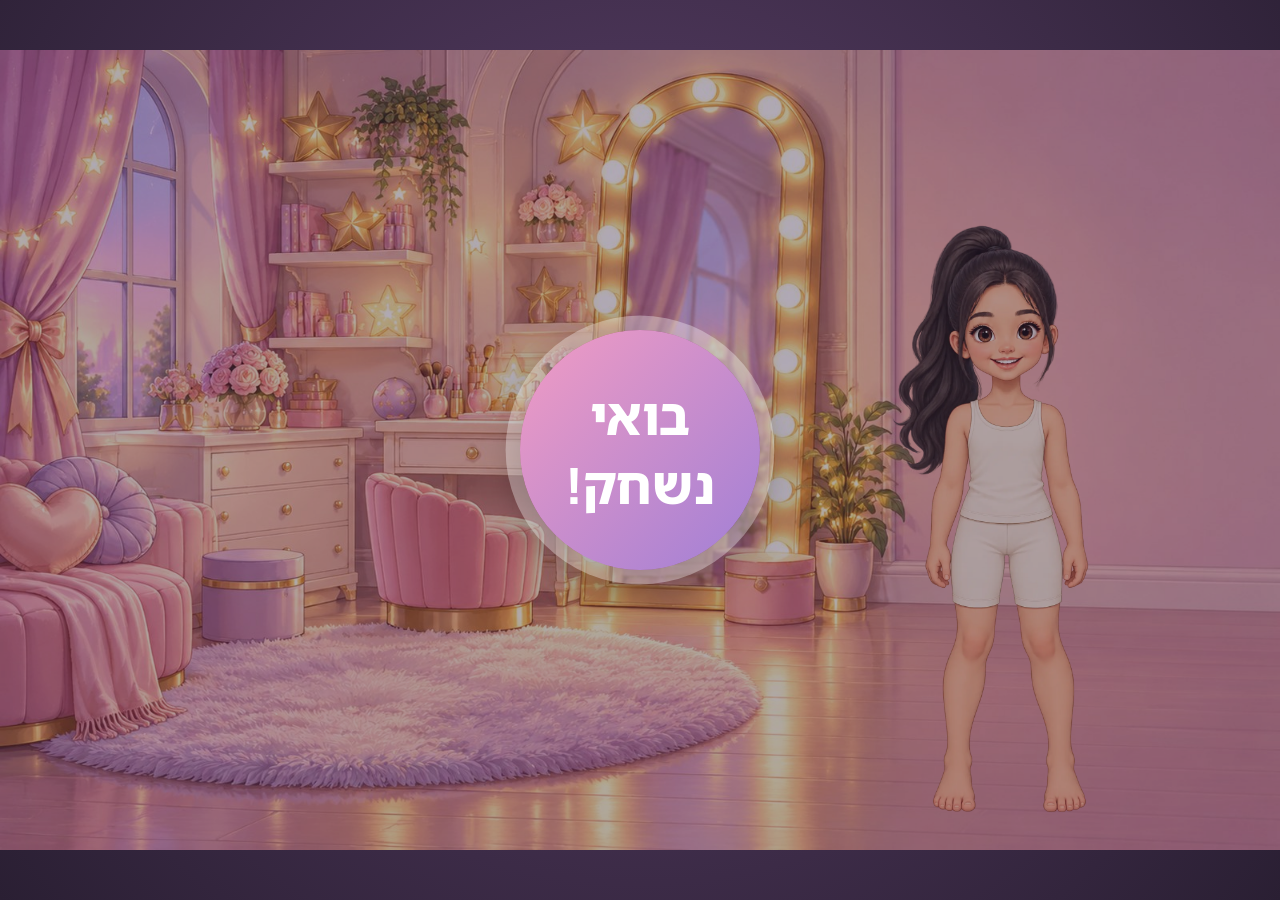
<file: index.html>
<!doctype html>
<html lang="he" dir="rtl">
<head>
<meta charset="utf-8">
<meta name="viewport" content="width=device-width,initial-scale=1,viewport-fit=cover,user-scalable=no">
<meta name="apple-mobile-web-app-capable" content="yes">
<meta name="mobile-web-app-capable" content="yes">
<meta name="theme-color" content="#5a3f68">
<title>כוכבות קוראות</title>
<link rel="stylesheet" href="css/game.css">
</head>
<body>
<div id="viewport"><div id="stage"></div></div>
<div id="rotate">↻ במסך לרוחב המשחק גדול יותר</div>
<script src="js/letters.js"></script>
<script src="js/content.js"></script>
<script src="js/audio.js"></script>
<script src="js/game.js"></script>
<script src="js/monsters.js"></script>
</body>
</html>
</file>
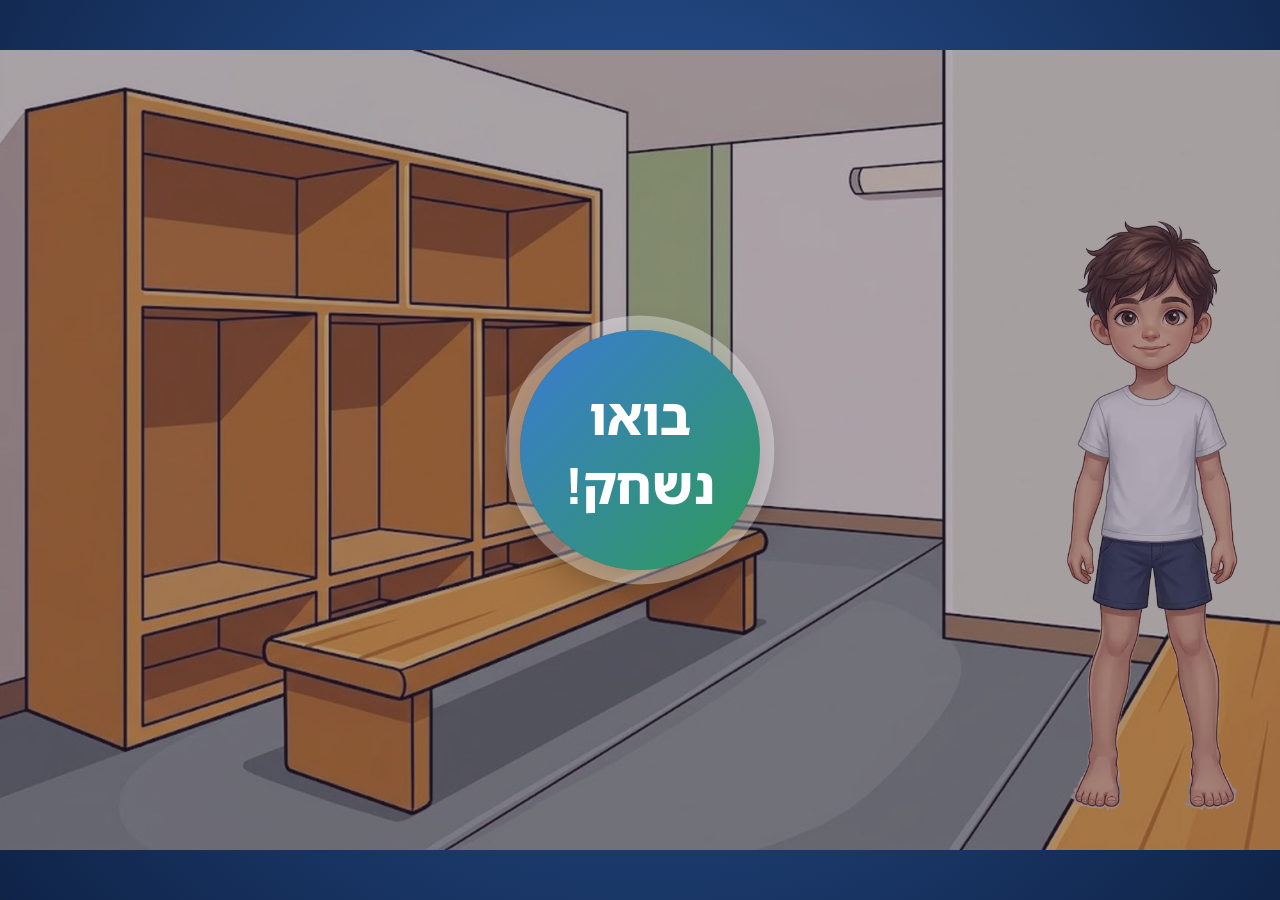
<file: football/index.html>
<!doctype html>
<html lang="he" dir="rtl">
<head>
<meta charset="utf-8">
<meta name="viewport" content="width=device-width,initial-scale=1,viewport-fit=cover,user-scalable=no">
<meta name="apple-mobile-web-app-capable" content="yes">
<meta name="mobile-web-app-capable" content="yes">
<meta name="theme-color" content="#173a7a">
<title>כוכבי הכדורגל</title>
<!-- every path in the game is from the site root, so both games share fonts, words, letters and recordings -->
<base href="../">
<link rel="stylesheet" href="css/game.css">
<link rel="stylesheet" href="football/football.css">
</head>
<body class="football">
<div id="viewport"><div id="stage"></div></div>
<div id="rotate">↻ במסך לרוחב המשחק גדול יותר</div>
<script src="js/letters.js"></script>
<script src="football/data.js"></script>
<script src="football/content.js"></script>
<script src="js/audio.js"></script>
<script src="js/game.js"></script>
<script src="football/penalty.js"></script>
</body>
</html>
</file>
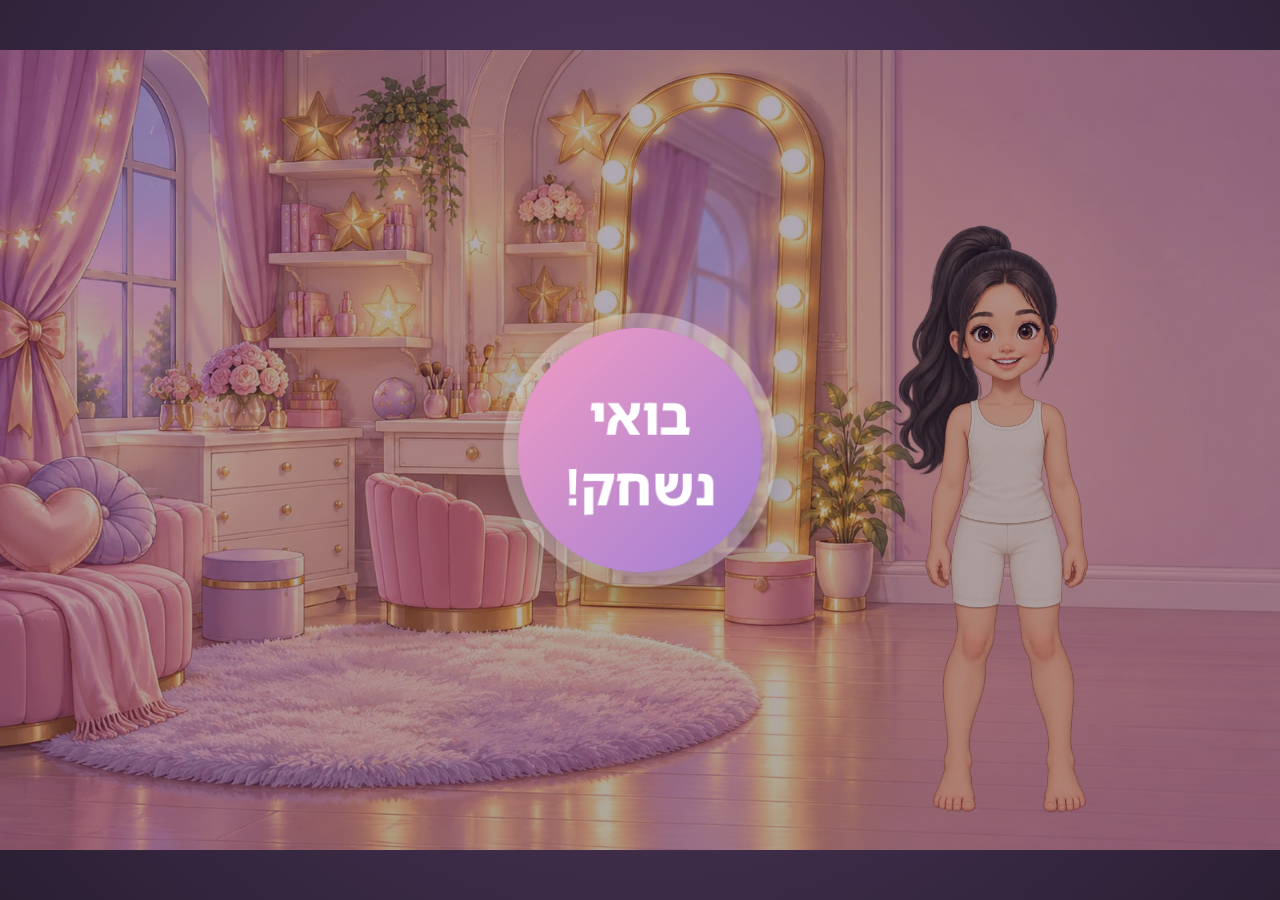
<file: mamlakhat-haotiyot-prototype.html>
<!doctype html><html lang="he" dir="rtl"><head><meta charset="utf-8"><meta http-equiv="refresh" content="0;url=index.html"><title>כוכבות קוראות</title></head><body><a href="index.html">המשחק עבר לכאן</a></body></html>
</file>
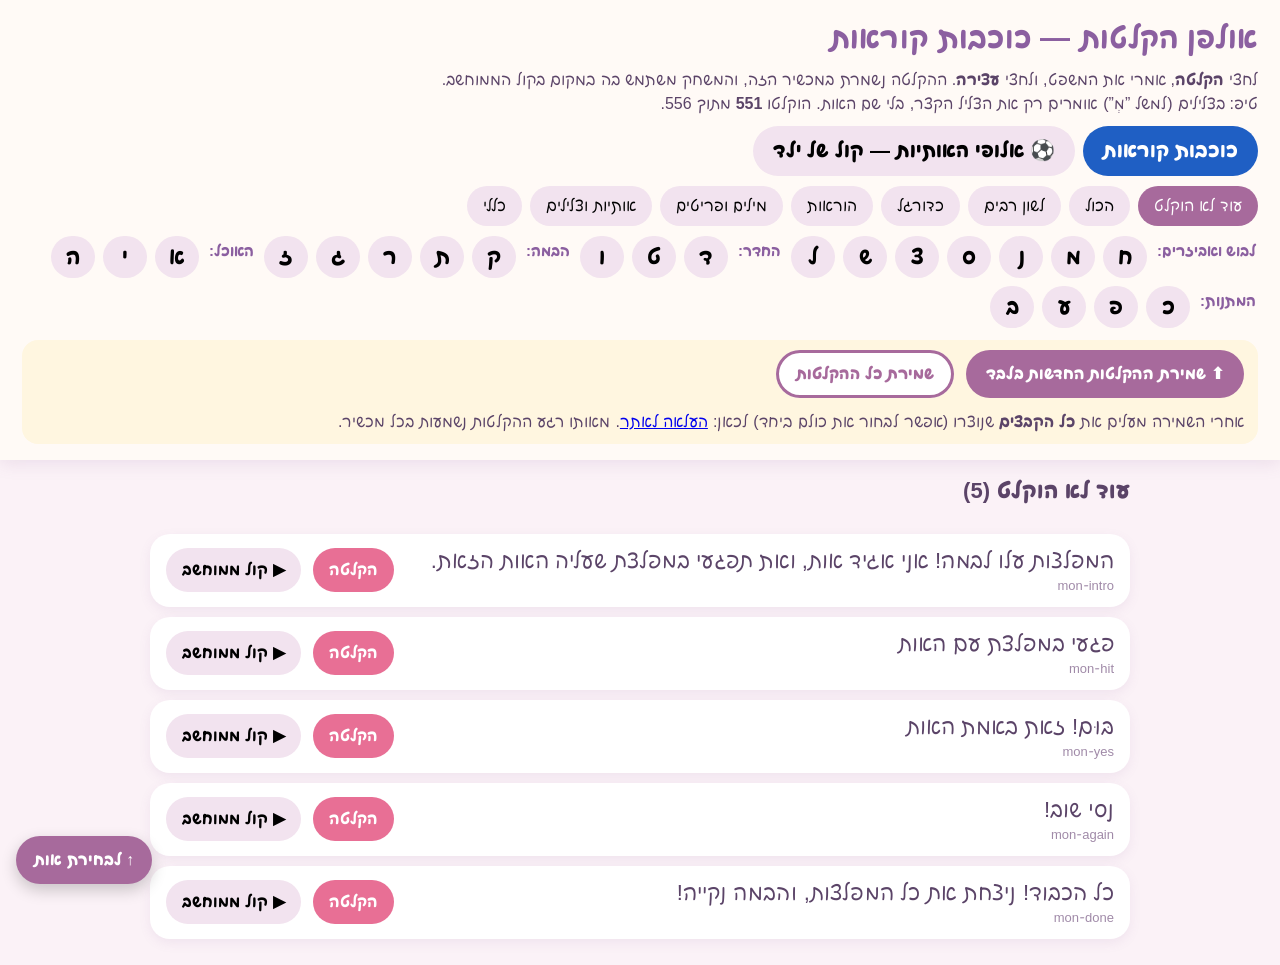
<file: studio.html>
<!doctype html>
<html lang="he" dir="rtl">
<head>
<meta charset="utf-8"><meta name="viewport" content="width=device-width,initial-scale=1">
<title>אולפן הקלטות</title>
<style>
@font-face{font-family:'Playful Hebrew';src:url('assets/fonts/playpen-sans-hebrew.woff2') format('woff2');font-weight:100 900}
body{margin:0;font-family:'Playful Hebrew',Arial,sans-serif;background:#fbf2f7;color:#5b4468}
header{position:relative;background:#fffaf6;box-shadow:0 4px 16px #8d5f9f22;padding:16px 22px;z-index:2}
h1{margin:0;font-size:30px;color:#8b5fa0}
header p{margin:6px 0 0;line-height:1.5}
.filters{display:flex;gap:8px;flex-wrap:wrap;margin-top:10px}
.filters button{border:0;border-radius:999px;padding:8px 16px;background:#f2e3ef;font:inherit;cursor:pointer}
.filters button.on{background:#a76a9c;color:#fff}
.letters button{min-width:44px;font-size:22px;font-weight:700;padding:4px 12px}.letters .world{background:none;cursor:default;font-size:15px;font-weight:700;color:#8b5fa0;padding:4px 2px}
main{max-width:980px;margin:0 auto;padding:16px}
.line{display:flex;align-items:center;gap:12px;background:#fff;border-radius:20px;padding:12px 16px;margin:10px 0;box-shadow:0 4px 12px #8d5f9f18}
.line .t{flex:1;font-size:22px;line-height:1.4}
.line small{display:block;color:#a08aa8;font-size:13px;direction:ltr;text-align:right}
.line button{border:0;border-radius:999px;padding:10px 16px;font:inherit;font-weight:700;cursor:pointer;background:#f2e3ef}
.rec{background:#e86f95!important;color:#fff}
.rec.on{animation:p 1s infinite}
.has{box-shadow:inset 0 0 0 3px #66b99e}
.modes button{font-size:20px;font-weight:800;padding:10px 20px}.modes button.on{background:#1f5fc4}.boy h1{color:#1f5fc4}
.count{font-weight:800}
.top-btn{position:fixed;left:16px;bottom:16px;z-index:5;border:0;border-radius:999px;padding:12px 18px;font:inherit;font-weight:800;background:#a76a9c;color:#fff;box-shadow:0 6px 16px #0003;cursor:pointer}
.boy .top-btn{background:#1f5fc4}
.list-title{max-width:980px;margin:14px auto 0;padding:0 16px;font-size:22px;font-weight:800}
@media (max-width:700px){h1{font-size:24px}header{padding:12px 14px}.filters button{padding:6px 12px;font-size:15px}.letters button{min-width:38px;font-size:19px;padding:2px 8px}.line{flex-wrap:wrap}.line .t{flex-basis:100%;font-size:20px}}.sync{display:flex;gap:12px;align-items:center;flex-wrap:wrap;margin-top:12px;background:#fff6e0;border-radius:16px;padding:10px 14px}.sync .big{border:0;border-radius:999px;padding:12px 20px;font:inherit;font-weight:800;background:#a76a9c;color:#fff;cursor:pointer}.site{color:#3c9b7a;font-size:14px;font-weight:700}
@keyframes p{50%{opacity:.5}}
</style>
</head>
<body>
<header><h1>אולפן הקלטות — כוכבות קוראות</h1>
<p>לחצי <b>הקלטה</b>, אמרי את המשפט, ולחצי <b>עצירה</b>. ההקלטה נשמרת במכשיר הזה, והמשחק משתמש בה במקום בקול הממוחשב.<br>
טיפ: בצלילים (למשל ”מְ”) אומרים רק את הצליל הקצר, בלי שם האות. הוקלטו <span class="count" id="count">0</span> מתוך <span id="total"></span>.</p>
<div class="filters modes" id="modes"></div>
<div class="filters" id="filters"></div>
<div class="filters letters" id="letters"></div>
<div class="sync"><button class="big" onclick="exportNew()">⬆ שמירת ההקלטות החדשות בלבד</button><button class="big" style="background:#fff;color:#a76a9c;box-shadow:inset 0 0 0 3px #a76a9c" onclick="exportAll()">שמירת כל ההקלטות</button>
<span id="expInfo">אחרי השמירה מעלים את <b>כל הקבצים</b> שנוצרו (אפשר לבחור את כולם ביחד) לכאן: <a href="https://github.com/sigalplay/kochavot-korot/upload/main/audio" target="_blank" rel="noopener">העלאה לאתר</a>. מאותו רגע ההקלטות נשמעות בכל מכשיר.</span></div></header>
<div class="list-title" id="listTitle"></div>
<main id="list"></main>
<button class="top-btn" onclick="scrollTo({top:0,behavior:'smooth'})">↑ לבחירת אות</button>
<script>var AUDIO_SESSION_TYPE = 'play-and-record';</script>
<script src="js/letters.js"></script>
<script src="js/content.js"></script>
<script src="football/data.js"></script>
<script src="js/audio.js"></script>
<script>
Object.assign(LINES, FB.lines()); // the football game's own lines (אלופי האותיות)
/* Two voices: the girls' game (her voice) and אלופי האותיות, recorded by a boy. The boy's recordings are saved
   under 'boy/<id>' so they never replace hers; the list shows only the lines the football game says. */
const BOY = FB.voice(buildSharedLines(), buildPluralLines());
let mode = 'girl';
try { if (localStorage.getItem('studio-mode') === 'boy') mode = 'boy'; } catch {}
const recKey = id => mode === 'boy' ? 'boy/' + id : id;       // where a recording is saved
const ids = () => mode === 'boy' ? BOY.ids : Object.keys(LINES);
const text = id => (mode === 'boy' ? BOY.lines : LINES)[id][0];
const bare = id => id.replace(/^(pl|fb)\//, '');                // 'pl/words-mem' groups with 'words-mem'
function setMode(m) { mode = m; filter = 'עוד לא הוקלט'; try { localStorage.setItem('studio-mode', m); } catch {} refresh(); }
const groups={'עוד לא הוקלט':id=>!have.has(recKey(id))&&!Voice.bundle()[recKey(id)],'הכול':()=>true,
  'לשון רבים':id=>mode==='girl'&&id.startsWith('pl/'),'כדורגל':id=>mode==='girl'&&id.startsWith('fb/'),
  'הוראות':id=>/^(open|words|hunt|write|write2|done|yes)-/.test(bare(id)),'מילים ופריטים':id=>/^(w|i)-/.test(bare(id)),'אותיות וצלילים':id=>/^(name|sound|letter)-/.test(bare(id)),
  'כללי':id=>!/^(open|words|hunt|write|write2|done|yes|name|sound|w|i|letter)-/.test(bare(id))&&(mode==='boy'||!/^(pl|fb)\//.test(id))};
let filter='עוד לא הוקלט',have=new Set(),rec=null;
async function refresh(){have=new Set(await Voice.listClips()||[]);document.getElementById('count').textContent=ids().filter(k=>have.has(recKey(k))||Voice.bundle()[recKey(k)]).length;render()}
function letterIds(lk){
  const u=(mode==='boy'?FB.UNITS:UNITS).find(x=>x.key===lk),all=ids(),out=new Set(all.filter(id=>bare(id).endsWith('-'+u.key)&&!/^(w|i|letter)-/.test(bare(id))));
  out.add('letter-'+LETTER_KEYS[u.letter]);[...u.words,...u.wrong].forEach(w=>out.add('w-'+w));
  if(mode==='boy')u.options.forEach(k=>(BOY.alias['i-'+k]||[]).forEach(i=>out.add(i)));else u.options.forEach(k=>out.add('i-'+k));
  if(mode==='girl')for(const id of [...out])if(LINES['pl/'+id])out.add('pl/'+id);
  return new Set([...out].filter(id=>all.includes(id)));
}
function choose(f){filter=f;render();document.getElementById('listTitle').scrollIntoView({behavior:'smooth'})}
const pred=f=>f.startsWith('L:')?(s=>id=>s.has(id))(letterIds(f.slice(2))):groups[f];
function render(){
  document.body.classList.toggle('boy',mode==='boy');
  document.querySelector('h1').textContent=mode==='boy'?'אולפן הקלטות — אלופי האותיות (קול של ילד)':'אולפן הקלטות — כוכבות קוראות';
  document.getElementById('modes').innerHTML=`<button class="${mode==='girl'?'on':''}" onclick="setMode('girl')">כוכבות קוראות</button><button class="${mode==='boy'?'on':''}" onclick="setMode('boy')">⚽ אלופי האותיות — קול של ילד</button>`;
  document.getElementById('total').textContent=ids().length;
  document.getElementById('filters').innerHTML=Object.keys(groups).filter(g=>mode==='girl'||!['לשון רבים','כדורגל'].includes(g)).map(g=>`<button class="${g===filter?'on':''}" onclick="choose('${g}')">${g}</button>`).join('');
  const W_=mode==='boy'?FB.WORLDS:WORLDS,U_=w=>(mode==='boy'?FB.UNITS:UNITS).filter(u=>u.world===w);
  document.getElementById('letters').innerHTML=W_.map(w=>`<span class="world">${w.title}:</span>`+U_(w.key).map(u=>`<button class="${filter==='L:'+u.key?'on':''}" onclick="choose('L:${u.key}')">${u.letter}</button>`).join('')).join('');
  const shown=ids().filter(id=>pred(filter)(id));
  document.getElementById('listTitle').textContent=filter.startsWith('L:')?`משפטים לאות ${(mode==='boy'?FB.UNITS:UNITS).find(u=>u.key===filter.slice(2)).letter}׳ (${shown.length})`:`${filter} (${shown.length})`;
  document.getElementById('list').innerHTML=ids().filter(id=>pred(filter)(id)).map(id=>{const k=recKey(id),site=Voice.bundle()[k];return `<div class="line ${have.has(k)?'has':''}" id="L-${k}"><div class="t">${text(id)}<small>${k}</small>${site?'<span class="site">✓ באתר</span>':''}</div>
   <button class="rec" onclick="toggle('${k}',this)">הקלטה</button>${have.has(k)?`<button onclick="play('${k}')">▶ השמעה</button><button onclick="download('${k}')">הורדה</button><button onclick="del('${k}')">מחיקה</button>`:site?`<button onclick="Voice.playUrl(Voice.bundle()['${k}'])">▶ ההקלטה שבאתר</button>`:`<button onclick="Voice.say('${id}')">▶ קול ממוחשב</button>`}</div>`}).join('');
}
async function toggle(id,btn){
  if(rec){try{rec.stop()}catch{rec=null;refresh()}return}
  try{if(navigator.audioSession)navigator.audioSession.type='play-and-record'}catch{}
  let stream;
  try{stream=await navigator.mediaDevices.getUserMedia({audio:{echoCancellation:true,noiseSuppression:true}})}
  catch(e){alert('אין גישה למיקרופון.\n'+(e&&e.name==='NotAllowedError'?'צריך לאשר מיקרופון בהגדרות הדפדפן ולרענן את הדף.':'('+(e&&(e.name||e.message))+')'));return}
  let r;
  try{r=new MediaRecorder(stream)}catch(e){stream.getTracks().forEach(t=>t.stop());alert('הדפדפן הזה לא מצליח להקליט ('+(e&&(e.name||e.message))+'). נסי בספארי או בכרום.');return}
  const chunks=[];rec=r;btn.classList.add('on');btn.textContent='עצירה';
  r.ondataavailable=e=>{if(e.data&&e.data.size)chunks.push(e.data)};
  r.onstop=async()=>{stream.getTracks().forEach(t=>t.stop());rec=null;
    if(!chunks.length){alert('ההקלטה יצאה ריקה. נסי שוב.');refresh();return}
    await Voice.putClip(id,new Blob(chunks,{type:r.mimeType||'audio/mp4'}));await refresh();play(id)};
  try{r.start(250)}catch(e){rec=null;stream.getTracks().forEach(t=>t.stop());alert('לא הצלחתי להתחיל להקליט ('+(e&&(e.name||e.message))+').');refresh()}
}
async function play(id){const b=await Voice.getClip(id);if(b){const u=URL.createObjectURL(b);await Voice.playUrl(u);URL.revokeObjectURL(u)}}
async function del(id){await Voice.delClip(id);refresh()}
async function download(id){const b=await Voice.getClip(id);if(!b)return;const a=document.createElement('a');a.href=URL.createObjectURL(b);a.download=id+(b.type.includes('mp4')?'.m4a':'.webm');a.click()}
// one file with every recording (the ones already on the site + the ones on this device), ready to upload
// every recording (the ones already on the site + the ones on this device), split into small files GitHub accepts
// what was recorded on this device and is not on the site yet (or was recorded again), as a data URL per id
async function deviceNew(){
  const out={},ids=await Voice.listClips()||[],site=Voice.bundle();
  for(const id of ids){const b=await Voice.getClip(id);if(!b)continue;const d=await new Promise(r=>{const f=new FileReader();f.onload=()=>r(f.result);f.readAsDataURL(b)});const body=x=>x?x.slice(x.indexOf(',')+1):'';if(body(site[id])!==body(d))out[id]=d}   // same sound = same bytes, whatever the type label says
  return out;
}
// only the new recordings, in new files; the index lists the site's files plus these, so the upload just adds them
let ready=null;   // files prepared by the last "save" tap, waiting for the send tap
function offer(files,text){
  ready=files;
  document.getElementById('expInfo').innerHTML=`${text}<br><button class="big" style="margin-top:10px;background:#3c9b7a" onclick="sendReady()">📤 שליחה / שמירה של ${files.length} הקבצים</button>
    <br><small>אפשר גם להעלות אותם לכאן: <a href="https://github.com/sigalplay/kochavot-korot/upload/main/audio" target="_blank" rel="noopener">העלאה לאתר</a></small>`;
  document.getElementById('expInfo').scrollIntoView({behavior:'smooth',block:'center'});
}
async function sendReady(){
  const files=ready;if(!files)return;
  if(navigator.canShare?.({files})){try{await navigator.share({files,title:'הקלטות'});return}catch(e){if(e&&e.name==='AbortError')return}}
  for(const f of files){const a=document.createElement('a');a.href=URL.createObjectURL(f);a.download=f.name;document.body.appendChild(a);a.click();a.remove();await new Promise(r=>setTimeout(r,500))}
}
function busy(t){document.getElementById('expInfo').innerHTML=`<b>${t}</b>`}
async function exportNew(){
  busy('בודקת מה חדש… (עוד רגע)');await siteReady;
  const fresh=await deviceNew();
  if(!Object.keys(fresh).length){document.getElementById('expInfo').innerHTML='<b>✓ אין הקלטות חדשות.</b> כל מה שהקלטת במכשיר הזה כבר נמצא באתר.';return}
  const t=new Date(),stamp=`${t.getFullYear()}${String(t.getMonth()+1).padStart(2,'0')}${String(t.getDate()).padStart(2,'0')}-${String(t.getHours()).padStart(2,'0')}${String(t.getMinutes()).padStart(2,'0')}`;
  const LIMIT=12e6,files=[];let part={},size=0,n=1;
  const flush=()=>{if(Object.keys(part).length)files.push(new File([JSON.stringify(part)],`rec-new-${stamp}-${n++}.json`,{type:'application/json'}));part={};size=0};
  for(const [id,data] of Object.entries(fresh)){if(size+data.length>LIMIT)flush();part[id]=data;size+=data.length}
  flush();
  files.push(new File([JSON.stringify([...Voice.siteFiles(),...files.map(f=>f.name)])],'rec-index.json',{type:'application/json'}));
  offer(files,`מוכנות <b>${Object.keys(fresh).length}</b> הקלטות חדשות: ${files.map(f=>`<b>${f.name}</b>`).join(', ')}.`);
}
async function exportAll(){
  busy('מכינה את הקבצים… (עוד רגע)');await siteReady;
  const all={...Voice.bundle()},ids=await Voice.listClips()||[];
  for(const id of ids){const b=await Voice.getClip(id);if(b)all[id]=await new Promise(r=>{const f=new FileReader();f.onload=()=>r(f.result);f.readAsDataURL(b)})}
  if(!Object.keys(all).length){alert('עוד אין הקלטות');return}
  const LIMIT=12e6,files=[];
  for(const g of recGroups()){
    let part={},size=0,n=1;
    const flush=()=>{if(Object.keys(part).length)files.push(new File([JSON.stringify(part)],`rec-${g}-${n++}.json`,{type:'application/json'}));part={};size=0};
    for(const [id,data] of Object.entries(all)){if(recGroupOf(id)!==g)continue;if(size+data.length>LIMIT)flush();part[id]=data;size+=data.length}
    flush();
  }
  files.push(new File([JSON.stringify(files.map(f=>f.name))],'rec-index.json',{type:'application/json'}));
  offer(files,`מוכנים ${files.length} קבצים: ${files.map(f=>`<b>${f.name}</b> (${(f.size/1e6).toFixed(1)}MB)`).join(', ')}.`);
}
const siteReady=Voice.ready();   // the recordings already on the site: needed before telling what is new
siteReady.then(refresh);
</script>
</body></html>
</file>
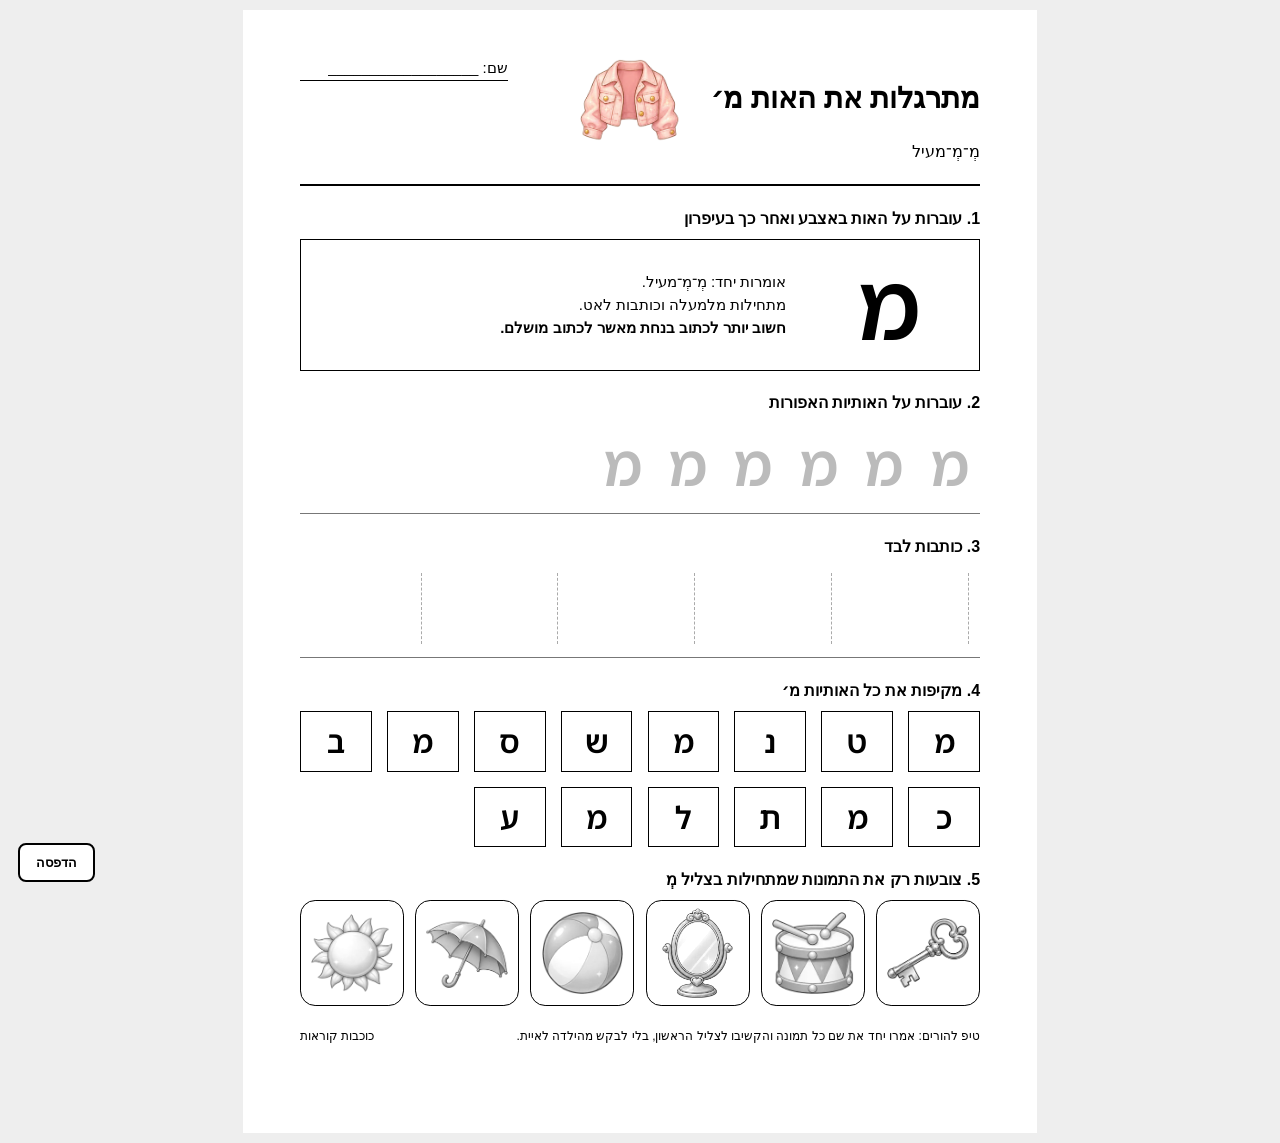
<file: worksheets/letter-worksheet.html>
<!doctype html>
<html lang="he" dir="rtl">
<head>
<meta charset="utf-8"><meta name="viewport" content="width=device-width,initial-scale=1">
<title>דף פעילות — כוכבות קוראות</title>
<style>
@font-face{font-family:'School Print Hebrew';src:url('../assets/fonts/noto-sans-hebrew.woff2') format('woff2');font-weight:100 900}
@page{size:A4;margin:12mm}*{box-sizing:border-box}body{margin:0;font-family:Arial,sans-serif;color:#000;background:#eee}.sheet{width:210mm;min-height:297mm;margin:10px auto;background:#fff;padding:13mm 15mm}.top{display:flex;justify-content:space-between;align-items:flex-start;border-bottom:2px solid #000;padding-bottom:6mm}.top h1{font-size:29px;margin:0}.top img{height:22mm;margin-inline-start:6mm;vertical-align:middle}.name{font-size:15px;border-bottom:1px solid #000;min-width:55mm;padding-bottom:3px}.instruction{font-size:16px;font-weight:bold;margin:6mm 0 3mm}.print-letter{font-family:'School Print Hebrew',Arial,sans-serif}.demo{display:grid;grid-template-columns:38mm 1fr;gap:8mm;align-items:center;border:1.5px solid #000;padding:5mm}.big{font-size:92px;font-weight:600;text-align:center;line-height:1}.guide{font-size:15px;line-height:1.55}.trace-row,.free-row{display:flex;direction:rtl;gap:7mm;border-bottom:1px solid #777;padding:2mm 3mm 4mm;margin-bottom:3mm;height:24mm;align-items:center}.trace-letter{font-size:57px;font-weight:600;color:#bbb;line-height:1}.free-box{height:19mm;flex:1;border-right:1px dashed #aaa}.bank{display:grid;grid-template-columns:repeat(8,1fr);gap:4mm;direction:rtl}.bank span{height:16mm;border:1.5px solid #000;display:grid;place-items:center;font-size:31px;font-weight:600}.pics{display:grid;grid-template-columns:repeat(6,1fr);gap:3mm}.pics div{border:1.5px solid #000;border-radius:4mm;height:28mm;display:grid;place-items:center}.pics img{max-width:80%;max-height:24mm;filter:grayscale(1) contrast(1.15)}.footer{display:flex;justify-content:space-between;margin-top:6mm;font-size:12px}.print{position:fixed;left:18px;bottom:18px;border:2px solid #000;background:#fff;padding:10px 16px;border-radius:8px;font-weight:bold;cursor:pointer}@media print{body{background:#fff}.sheet{margin:0;padding:8mm 11mm;width:auto;min-height:auto}.print{display:none}}@media(max-width:800px){.sheet{width:100%;margin:0;padding:8mm}.bank{grid-template-columns:repeat(6,1fr)}.pics{grid-template-columns:repeat(3,1fr)}}
</style></head>
<body><main class="sheet" id="sheet"></main><button class="print" onclick="print()">הדפסה</button>
<script>
const SHEETS={
 'מ':{item:'מעיל',img:'items/coat.webp',pics:[['מפתח','words/mafteach.webp'],['תוף','words/tof.webp'],['מראה','words/mara.webp'],['כדור','words/kadur.webp'],['מטרייה','words/mitriya.webp'],['שמש','words/shemesh.webp']],bank:'מטנמשסמבכמתלמע'},
 'ש':{item:'שעון',img:'items/watch.webp',pics:[['שמש','words/shemesh.webp'],['פרח','words/perach.webp'],['שוקולד','words/shokolad.webp'],['כדור','words/kadur.webp'],['שעון','words/shaon.webp'],['מפתח','words/mafteach.webp']],bank:'שעשצטשמתשסנשבג'},
 'ל':{item:'לב',img:'items/heart.webp',pics:[['לימון','words/limon.webp'],['תוף','words/tof.webp'],['לחם','words/lechem.webp'],['שמש','words/shemesh.webp'],['לב','words/lev.webp'],['מפתח','words/mafteach.webp']],bank:'לרלדולזכלבנלמת'},
 'נ':{item:'נעליים',img:'items/boots.webp',pics:[['נר','words/ner.webp'],['כדור','words/kadur.webp'],['נוצה','words/notza.webp'],['פרח','words/perach.webp'],['נחש','words/nachash.webp'],['מראה','words/mara.webp']],bank:'נגנכבנוזנרדנלמ'},
 'ס':{item:'סיכה',img:'items/pin.webp',pics:[['ספר','words/sefer.webp'],['תוף','words/tof.webp'],['סירה','words/sira.webp'],['פרח','words/perach.webp'],['סוכרייה','words/sukariya.webp'],['מטרייה','words/mitriya.webp']],bank:'סטסושסמעססהתסב'},
 'צ':{item:'צמיד',img:'items/bracelet.webp',pics:[['צב','words/tzav.webp'],['כדור','words/kadur.webp'],['צלחת','words/tzalachat.webp'],['שמש','words/shemesh.webp'],['ציפור','words/tzipor.webp'],['מפתח','words/mafteach.webp']],bank:'צעצשטצמגצנבצסת'},
 'ח':{item:'חצאית',img:'items/skirt.webp',pics:[['חלון','words/chalon.webp'],['שמש','words/shemesh.webp'],['חתול','words/chatul.webp'],['תוף','words/tof.webp'],['חלב','words/chalav.webp'],['מראה','words/mara.webp']],bank:'חהחתרחדוחכבחמנ'},
 'ת':{item:'תופים',img:'stage/drums.webp',pics:[['תפוח','words/tapuach.webp'],['כדור','words/kadur.webp'],['תות','words/tut.webp'],['פרח','words/perach.webp'],['תיק','words/tik.webp'],['נר','words/ner.webp']],bank:'תחתהרתדכתבנתמו'},
 'ג':{item:'גיטרה',img:'stage/guitar.webp',pics:[['גלידה','words/glida.webp'],['שמש','words/shemesh.webp'],['גמל','words/gamal.webp'],['לימון','words/limon.webp'],['גזר','words/gezer.webp'],['צב','words/tzav.webp']],bank:'גנגזורגדכגבפגל'},
 'ק':{item:'קהל',img:'stage/audience.webp',pics:[['קוף','words/koof.webp'],['שמש','words/shemesh.webp'],['קשת','words/keshet.webp'],['פרח','words/perach.webp'],['קקטוס','words/kaktus.webp'],['סירה','words/sira.webp']],bank:'קהקחרקפלקתוקדה'},
 'ז':{item:'זיקוקים',img:'stage/fireworks.webp',pics:[['זברה','words/zebra.webp'],['מפתח','words/mafteach.webp'],['זר פרחים','words/zer.webp'],['ספר','words/sefer.webp'],['זית','words/zayit.webp'],['חתול','words/chatul.webp']],bank:'זוזןרזדגזניזטל'},
 'ר':{item:'רמקול',img:'stage/speaker.webp',pics:[['רכבת','words/rakevet.webp'],['לימון','words/limon.webp'],['רימון','words/rimon.webp'],['כדור','words/kadur.webp'],['רובוט','words/robot.webp'],['ציפור','words/tzipor.webp']],bank:'רדרךהרוזרכבחרת'},
 'ד':{item:'דלת',img:'room/door.webp',pics:[['דג','words/dag.webp'],['כדור','words/kadur.webp'],['דבורה','words/dvora.webp'],['פרח','words/perach.webp'],['דובי','words/dubi.webp'],['נר','words/ner.webp']],bank:'דרדךהדוזדכבדחת'},
 'ו':{item:'וילון',img:'room/curtain.webp',pics:[['ורד','words/vered.webp'],['כדור','words/kadur.webp'],['ופל','words/vafel.webp'],['שמש','words/shemesh.webp'],['וטרינרית','words/veterinarit.webp'],['צב','words/tzav.webp']],bank:'וזוןיורדונגוטל'},
 'ט':{item:'טלוויזיה',img:'room/tv.webp',pics:[['טלפון','words/telefon.webp'],['שמש','words/shemesh.webp'],['טרקטור','words/traktor.webp'],['פרח','words/perach.webp'],['טווס','words/tavas.webp'],['לימון','words/limon.webp']],bank:'טמטשעטצסטבנטתה'},
 'י':{item:'ירקות',img:'food/vegetables.webp',pics:[['יונה','words/yona.webp'],['כדור','words/kadur.webp'],['ינשוף','words/yanshuf.webp'],['פרח','words/perach.webp'],['ילקוט','words/yalkut.webp'],['שמש','words/shemesh.webp']],bank:'יויזןירידנגיט'},
 'ה':{item:'המבורגר',img:'food/hamburger.webp',pics:[['הר','words/har.webp'],['כדור','words/kadur.webp'],['היפופוטם','words/hipopotam.webp'],['סירה','words/sira.webp'],['הליקופטר','words/helikopter.webp'],['לימון','words/limon.webp']],bank:'החהתרהדכהקבהפו'},
 'א':{item:'ארטיק',img:'food/popsicle.webp',pics:[['אריה','words/arye.webp'],['שמש','words/shemesh.webp'],['אבטיח','words/avatiach.webp'],['כדור','words/kadur.webp'],['אוטובוס','words/otobus.webp'],['צב','words/tzav.webp']],bank:'אעאצטאמשאגנאבס'},
 'ע':{item:'עגילים',img:'gifts/earrings.webp',pics:[['עוגה','words/uga.webp'],['כדור','words/kadur.webp'],['עכבר','words/achbar.webp'],['פרח','words/perach.webp'],['ענן','words/anan.webp'],['סירה','words/sira.webp']],bank:'עצעשטעמאעגנעבס'},
 'ב':{item:'בלון',img:'gifts/balloon.webp',pics:[['בננה','words/banana.webp'],['כדור','words/kadur.webp'],['ברווז','words/barvaz.webp'],['שמש','words/shemesh.webp'],['בית','words/bayit.webp'],['לימון','words/limon.webp']],bank:'בכבנגבפמבררבדת'},
 'פ':{item:'פרח',img:'gifts/flower.webp',pics:[['פיל','words/pil.webp'],['כדור','words/kadur.webp'],['פרפר','words/parpar.webp'],['שמש','words/shemesh.webp'],['פינגווין','words/pinguin.webp'],['סירה','words/sira.webp']],bank:'פבפכרפדהפקספונ'},
 'כ':{item:'כובע',img:'gifts/hat.webp',pics:[['כוכב','words/kochav.webp'],['שמש','words/shemesh.webp'],['כלב','words/kelev.webp'],['פרח','words/perach.webp'],['כוס','words/kos.webp'],['סירה','words/sira.webp']],bank:'כבכנפכגמכרדכתק'}
};
const l=new URLSearchParams(location.search).get('l'),d=SHEETS[l]||SHEETS['מ'],L=SHEETS[l]?l:'מ';
document.title=`דף פעילות — האות ${L}׳`;
const rep=(html,n)=>Array.from({length:n},()=>html).join('');
document.getElementById('sheet').innerHTML=`
<header class="top"><div><h1>מתרגלות את האות ${L}׳ <img src="../assets/${d.img}" alt=""></h1><div>${L}ְ־${L}ְ־${d.item}</div></div><div class="name">שם: __________________</div></header>
<div class="instruction">1. עוברות על האות באצבע ואחר כך בעיפרון</div>
<section class="demo"><div class="big print-letter">${L}</div><div class="guide">אומרות יחד: ${L}ְ־${L}ְ־${d.item}.<br>מתחילות מלמעלה וכותבות לאט.<br><b>חשוב יותר לכתוב בנחת מאשר לכתוב מושלם.</b></div></section>
<div class="instruction">2. עוברות על האותיות האפורות</div>
<div class="trace-row">${rep(`<span class="trace-letter print-letter">${L}</span>`,6)}</div>
<div class="instruction">3. כותבות לבד</div>
<div class="free-row">${rep('<span class="free-box"></span>',5)}</div>
<div class="instruction">4. מקיפות את כל האותיות ${L}׳</div>
<div class="bank">${[...d.bank].map(x=>`<span class="print-letter">${x}</span>`).join('')}</div>
<div class="instruction">5. צובעות רק את התמונות שמתחילות בצליל ${L}ְ</div>
<div class="pics">${d.pics.map(([w,src])=>`<div><img src="../assets/${src}" alt="${w}"></div>`).join('')}</div>
<footer class="footer"><span>טיפ להורים: אמרו יחד את שם כל תמונה והקשיבו לצליל הראשון, בלי לבקש מהילדה לאיית.</span><span>כוכבות קוראות</span></footer>`;
</script></body></html>
</file>
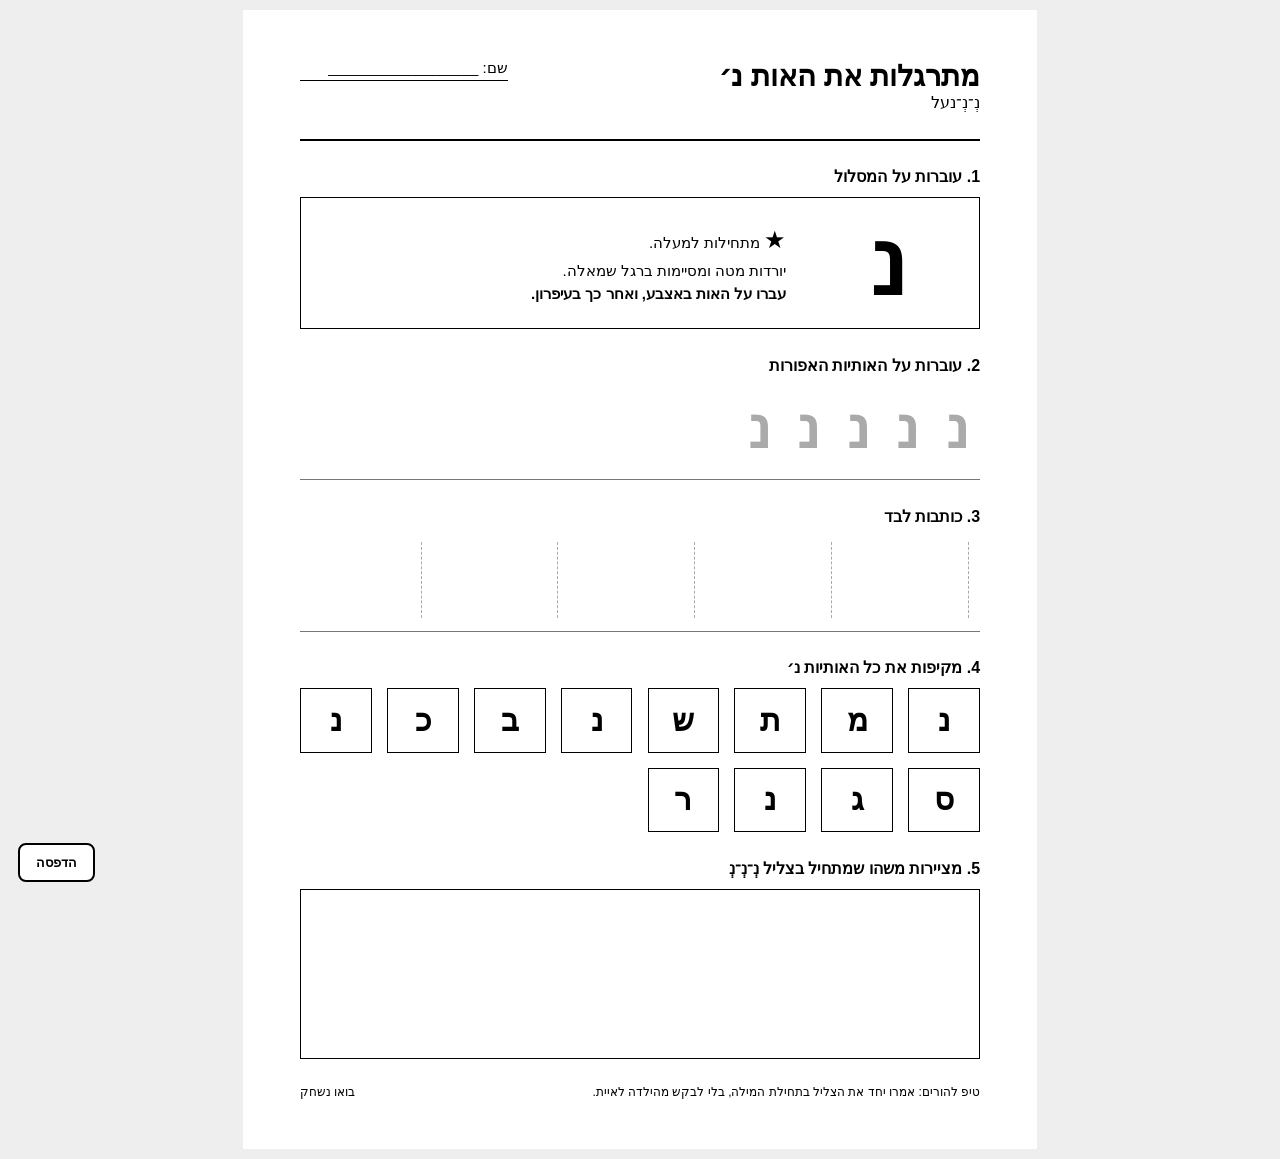
<file: worksheets/nun-worksheet.html>
<!doctype html>
<html lang="he" dir="rtl">
<head>
<meta charset="utf-8"><meta name="viewport" content="width=device-width,initial-scale=1">
<title>דף פעילות — האות נ׳</title>
<style>
@page{size:A4;margin:12mm}*{box-sizing:border-box}body{margin:0;font-family:Arial,sans-serif;color:#000;background:#eee}.sheet{width:210mm;min-height:297mm;margin:10px auto;background:#fff;padding:13mm 15mm}.top{display:flex;justify-content:space-between;align-items:flex-start;border-bottom:2px solid #000;padding-bottom:7mm}.top h1{font-size:29px;margin:0}.name{font-size:15px;border-bottom:1px solid #000;min-width:55mm;padding-bottom:3px}.instruction{font-size:16px;font-weight:bold;margin:7mm 0 3mm}.demo{display:grid;grid-template-columns:38mm 1fr;gap:8mm;align-items:center;border:1.5px solid #000;padding:5mm}.big{font-size:92px;font-weight:bold;text-align:center;line-height:1}.guide{font-size:15px;line-height:1.55}.star{font-size:24px}.trace-row,.free-row{display:flex;direction:rtl;gap:7mm;border-bottom:1px solid #777;padding:2mm 3mm 4mm;margin-bottom:4mm;height:25mm;align-items:center}.trace-letter{font-size:57px;font-weight:bold;color:#aaa;line-height:1}.free-box{height:20mm;flex:1;border-right:1px dashed #aaa}.bank{display:grid;grid-template-columns:repeat(8,1fr);gap:4mm;direction:rtl}.bank span{height:17mm;border:1.5px solid #000;display:grid;place-items:center;font-size:31px;font-weight:bold}.draw{height:45mm;border:1.5px solid #000;padding:4mm}.footer{display:flex;justify-content:space-between;margin-top:7mm;font-size:12px}.print{position:fixed;left:18px;bottom:18px;border:2px solid #000;background:#fff;padding:10px 16px;border-radius:8px;font-weight:bold;cursor:pointer}@media print{body{background:#fff}.sheet{margin:0;padding:8mm 11mm;width:auto;min-height:auto}.print{display:none}}@media(max-width:800px){.sheet{width:100%;margin:0;padding:8mm}.bank{grid-template-columns:repeat(6,1fr)}}
</style></head>
<body><main class="sheet">
<header class="top"><div><h1>מתרגלות את האות נ׳</h1><div>נְ־נְ־נעל</div></div><div class="name">שם: __________________</div></header>

<div class="instruction">1. עוברות על המסלול</div>
<section class="demo"><div class="big">נ</div><div class="guide"><span class="star">★</span> מתחילות למעלה.<br>יורדות מטה ומסיימות ברגל שמאלה.<br><b>עברו על האות באצבע, ואחר כך בעיפרון.</b></div></section>

<div class="instruction">2. עוברות על האותיות האפורות</div>
<div class="trace-row"><span class="trace-letter">נ</span><span class="trace-letter">נ</span><span class="trace-letter">נ</span><span class="trace-letter">נ</span><span class="trace-letter">נ</span></div>

<div class="instruction">3. כותבות לבד</div>
<div class="free-row"><span class="free-box"></span><span class="free-box"></span><span class="free-box"></span><span class="free-box"></span><span class="free-box"></span></div>

<div class="instruction">4. מקיפות את כל האותיות נ׳</div>
<div class="bank"><span>נ</span><span>מ</span><span>ת</span><span>ש</span><span>נ</span><span>ב</span><span>כ</span><span>נ</span><span>ס</span><span>ג</span><span>נ</span><span>ר</span></div>

<div class="instruction">5. מציירות משהו שמתחיל בצליל נְ־נְ־נְ</div>
<div class="draw"></div>
<footer class="footer"><span>טיפ להורים: אמרו יחד את הצליל בתחילת המילה, בלי לבקש מהילדה לאיית.</span><span>בואו נשחק</span></footer>
</main><button class="print" onclick="print()">הדפסה</button></body></html>
</file>
<file: css/game.css>
@font-face{font-family:'School Print Hebrew';src:url('../assets/fonts/noto-sans-hebrew.woff2') format('woff2');font-weight:100 900;font-display:swap}
@font-face{font-family:'Playful Hebrew';src:url('../assets/fonts/playpen-sans-hebrew.woff2') format('woff2');font-weight:100 900;font-display:swap}
:root{--ink:#5b4468;--plum:#8b5fa0;--pink:#ee8fb8;--pink-2:#f7c2d7;--lilac:#b69add;--gold:#e9c46a;--cream:#fffaf3;--ok:#4fb38f;--bad:#e2849a}
*{box-sizing:border-box;-webkit-tap-highlight-color:transparent}
html,body{margin:0;height:100%;overflow:hidden;background:#2e2238;font-family:'School Print Hebrew',Arial,sans-serif;color:var(--ink);user-select:none;-webkit-user-select:none;touch-action:manipulation}
button{font:inherit;color:inherit;border:0;background:none;padding:0;cursor:pointer}
#viewport{position:fixed;inset:0;display:grid;place-items:center;background:radial-gradient(circle at 50% 40%,#5a3f68,#2a1f33)}
#stage{position:absolute;left:0;top:0;width:1600px;height:1000px;transform-origin:0 0;overflow:hidden;background:#f6e6f1}
.layer{position:absolute;inset:0}
.bg{position:absolute;inset:0;width:100%;height:100%;object-fit:cover;pointer-events:none}
.veil{position:absolute;inset:0;background:linear-gradient(90deg,#fff6fb55 0,#fff6fb22 62%,transparent 75%);pointer-events:none}

/* top bar */
.topbar{position:absolute;top:18px;left:28px;right:28px;height:84px;display:flex;align-items:center;gap:16px;z-index:30}
.round{width:84px;height:84px;border-radius:50%;background:#fffaf6;box-shadow:0 6px 18px #6b3f7a33,inset 0 -4px 0 #f1dbe8;display:grid;place-items:center;transition:transform .15s}
.round:active{transform:scale(.92)}
.round svg{width:44px;height:44px}
.title{flex:1;text-align:center;font-size:40px;font-weight:800;color:#fff;text-shadow:0 3px 0 #a96a9c,0 6px 16px #7a4b8a88}
.steps{display:flex;gap:10px;align-items:center;background:#fffaf6e8;border-radius:999px;padding:10px 16px;box-shadow:0 6px 18px #6b3f7a2a}
.steps i{width:26px;height:26px;border-radius:50%;background:#efe2ef;display:block;transition:.3s}
.steps i.on{background:linear-gradient(135deg,var(--pink),var(--lilac));box-shadow:0 0 0 4px #f6dcea}
.steps i.now{transform:scale(1.25)}
.talking .say-btn{animation:pulse 1s infinite}

/* panel with marquee lights */
.panel{position:absolute;left:44px;top:124px;width:1030px;height:836px;border-radius:44px;background:linear-gradient(180deg,#fffaf6f2,#fff2f8f2);box-shadow:0 0 0 14px #f4b6cf,0 0 0 18px #fff3d6,0 24px 60px #6b3f7a55;z-index:10}
.panel:before{content:"";position:absolute;inset:-12px;border-radius:52px;pointer-events:none;background:radial-gradient(circle,#fff8d8 0 4px,#ffe7a8 5px,transparent 7px) 0 0/46px 46px;-webkit-mask:linear-gradient(#000 0 0) content-box,linear-gradient(#000 0 0);-webkit-mask-composite:xor;mask-composite:exclude;padding:12px;animation:twinkle 2.4s ease-in-out infinite alternate}
.prompt{position:absolute;top:26px;left:40px;right:40px;min-height:96px;display:flex;align-items:center;justify-content:center;gap:18px;font-size:38px;font-weight:700;text-align:center;line-height:1.3}
.prompt b{color:#c2558f;font-size:46px}
.say-btn{width:76px;height:76px;flex:none;border-radius:50%;background:linear-gradient(135deg,#ffd2e4,#e4d2fa);display:grid;place-items:center;box-shadow:0 5px 14px #8d5f9f33}
.say-btn svg{width:40px;height:40px}

/* choice cards */
.cards{position:absolute;left:40px;right:40px;top:150px;bottom:150px;display:grid;gap:26px}
.cards.three{grid-template-columns:repeat(3,1fr);top:170px;bottom:170px}
.cards.six{grid-template-columns:repeat(3,1fr);grid-template-rows:repeat(2,1fr);top:140px;bottom:140px}
.card{position:relative;border-radius:34px;background:radial-gradient(circle at 50% 40%,#fff 0,#fff3ea 70%);box-shadow:0 10px 24px #8d5f9f26,inset 0 0 0 4px #f6dbe6;display:flex;flex-direction:column;align-items:center;justify-content:center;transition:transform .18s,box-shadow .18s}
.card:active{transform:scale(.96)}
.card img{width:74%;height:68%;object-fit:contain;filter:drop-shadow(0 8px 8px #6b3f7a2e);pointer-events:none}
.cards.six .card img{width:70%;height:78%}
.card .label{margin-top:10px;font-size:36px;font-weight:800;color:var(--plum)}
.card.correct{box-shadow:0 0 0 8px var(--ok),0 0 34px #4fb38f88;animation:bounce .5s}
.card.correct:after{content:"";position:absolute;top:-22px;left:-22px;width:70px;height:70px;border-radius:50%;background:#4fb38f url("data:image/svg+xml,%3Csvg xmlns='http://www.w3.org/2000/svg' viewBox='0 0 24 24'%3E%3Cpath d='M5 12.5l4.5 4.5L19 7.5' fill='none' stroke='white' stroke-width='3.2' stroke-linecap='round' stroke-linejoin='round'/%3E%3C/svg%3E") center/70% no-repeat;box-shadow:0 4px 10px #2c7a5e55}
.card.wrong{animation:shake .4s;box-shadow:0 0 0 6px var(--bad)}
.card.dim{opacity:.45}
.hint{animation:hintGlow 1s ease-in-out infinite!important}

/* big next button */
.next{position:absolute;left:50%;bottom:34px;transform:translateX(-50%);height:96px;padding:0 54px 0 44px;border-radius:999px;background:linear-gradient(135deg,#e889b5,#9a77cc);color:#fff;font-size:40px;font-weight:800;display:flex;align-items:center;gap:16px;box-shadow:0 10px 24px #7a4b8a55,inset 0 -6px 0 #0002;animation:popIn .4s both, nudge 1.6s 1s ease-in-out infinite;z-index:20}
.next svg{width:46px;height:46px}

/* letter hunt */
.collect{position:absolute;top:140px;left:90px;right:90px;height:150px;display:flex;justify-content:space-between;direction:ltr}
.slot{width:140px;height:140px;border-radius:50%;background:#fff;box-shadow:0 0 0 8px #f7cfe0,0 0 0 13px #fff3d6,inset 0 6px 14px #8d5f9f22;display:grid;place-items:center;font-family:'School Print Hebrew',Arial,sans-serif;font-size:96px;font-weight:600;color:var(--plum)}
.slot.filled{background:radial-gradient(circle,#fffbe9,#ffe9f2);box-shadow:0 0 0 8px #f3c86b,0 0 0 13px #fff3d6,0 0 30px #f3c86b99;animation:bounce .45s}
.bank{position:absolute;left:70px;right:70px;top:330px;bottom:150px;display:grid;grid-template-columns:repeat(5,1fr);grid-template-rows:repeat(3,1fr);gap:18px 26px;direction:ltr}
.tile{border-radius:30px;background:linear-gradient(160deg,#fff,#fbeff6);box-shadow:0 8px 18px #8d5f9f22,inset 0 0 0 3px #f2dbe7;font-family:'School Print Hebrew',Arial,sans-serif;font-size:84px;font-weight:600;line-height:1;color:#6a4f79;display:grid;place-items:center;transition:transform .15s}
.tile:active{transform:scale(.92)}
.tile.found{opacity:.25;pointer-events:none}
.tile.wrong{animation:shake .4s;background:#fff0f3}
.fly{position:absolute;z-index:60;font-family:'School Print Hebrew',Arial,sans-serif;font-size:96px;font-weight:600;color:#c2558f;transition:transform .7s cubic-bezier(.3,.7,.3,1);pointer-events:none;text-shadow:0 0 16px #fff}

/* writing */
.board{position:absolute;left:150px;top:140px;width:730px;height:600px;border-radius:40px;background:#fffdf8;box-shadow:inset 0 0 0 6px #f6dbe6,0 10px 26px #8d5f9f22}
.board canvas{position:absolute;inset:0;width:100%;height:100%;border-radius:40px}
.board .trace{touch-action:none}
.write-tools{position:absolute;bottom:40px;left:0;right:0;display:flex;justify-content:center;gap:24px}
.pill{height:84px;padding:0 34px;border-radius:999px;background:#fff;box-shadow:0 6px 16px #8d5f9f2a,inset 0 -4px 0 #f1dbe8;font-size:32px;font-weight:700;display:flex;align-items:center;gap:12px}
.pill svg{width:36px;height:36px}
.round-tag{position:absolute;top:150px;right:60px;background:#fff3d6;border-radius:999px;padding:10px 20px;font-size:26px;font-weight:800;color:#9b6d2a}

/* star */
.star{position:absolute;z-index:12;pointer-events:none;transform-origin:50% 100%;animation:breathe 4s ease-in-out infinite}
.star img{position:absolute;pointer-events:none;user-select:none;-webkit-user-drag:none}
.star.hop{animation:hop .6s ease}
.star .worn{filter:drop-shadow(0 3px 4px #5b446833)}
.sparkles{position:absolute;pointer-events:none;z-index:40}
.sparkles i{position:absolute;width:18px;height:18px;background:radial-gradient(circle,#fff 0 25%,#ffe69a 30%,transparent 70%);border-radius:50%;animation:sparkle .9s ease-out forwards}

/* world screens */
.hero-title{position:absolute;top:120px;left:60px;width:1000px;text-align:center}
.hero-title h1{margin:0;font-size:96px;color:#fff;text-shadow:0 5px 0 #c27aa8,0 10px 30px #7a4b8a99}
.hero-title p{margin:6px 0 0;font-size:34px;font-weight:700;color:#7a4b8a;background:#fffaf6cc;display:inline-block;padding:8px 26px;border-radius:999px}
.worlds{position:absolute;left:70px;top:330px;width:980px;display:grid;grid-template-columns:repeat(3,1fr);gap:28px}
.world{height:250px;border-radius:36px;background:#fffaf6;box-shadow:0 12px 28px #6b3f7a33,inset 0 -6px 0 #f1dbe8;display:flex;flex-direction:column;align-items:center;justify-content:center;gap:8px;position:relative;transition:transform .18s}
.world:active{transform:scale(.96)}
.world img{height:130px;max-width:80%;object-fit:contain}
.world b{font-size:34px;color:var(--plum)}
.world small{font-size:24px;color:#9a7aa6}
.world.locked{filter:saturate(.55);opacity:.72}
.world.locked:after{content:"בקרוב";position:absolute;top:16px;left:16px;background:#fff3d6;border-radius:999px;padding:4px 14px;font-size:22px;font-weight:800;color:#9b6d2a}
.world.active{box-shadow:0 0 0 8px #f3c86b,0 14px 34px #6b3f7a44,inset 0 -6px 0 #f1dbe8;animation:nudge 2.4s ease-in-out infinite}
.units{position:absolute;left:40px;right:40px;top:44px;display:grid;grid-template-columns:repeat(4,1fr);gap:26px 26px}
.unit{height:236px;border-radius:34px;background:radial-gradient(circle at 50% 30%,#fff,#fff1f7);box-shadow:0 10px 22px #8d5f9f26,inset 0 0 0 4px #f6dbe6;position:relative;display:flex;flex-direction:column;align-items:center;justify-content:center;transition:transform .15s}
.unit:active{transform:scale(.95)}
.unit .big{font-family:'School Print Hebrew',Arial,sans-serif;font-size:104px;font-weight:600;line-height:1;color:var(--plum)}
.unit img{height:78px;max-width:70%;object-fit:contain;margin-top:8px}
.unit.done{box-shadow:0 0 0 6px #f3c86b,0 10px 22px #8d5f9f26}
.unit.done:after{content:"★";position:absolute;top:10px;left:16px;font-size:40px;color:#e9b84a;text-shadow:0 2px 0 #fff}
.wardrobe-btn{grid-column:span 1;background:linear-gradient(160deg,#ffe3ef,#eadcfb)}
.wardrobe-btn b{font-size:32px;color:var(--plum);text-align:center;line-height:1.2}
.wardrobe-btn .count{position:absolute;top:12px;left:12px;background:#a76a9c;color:#fff;border-radius:999px;min-width:46px;height:46px;display:grid;place-items:center;font-size:26px;font-weight:800}
.banner{position:absolute;left:60px;right:60px;bottom:36px;padding:18px 26px;border-radius:30px;background:#fff8e3;box-shadow:inset 0 0 0 4px #f3c86b;font-size:32px;font-weight:800;text-align:center;color:#8b5fa0}

/* wardrobe */
.closet-item{position:absolute;z-index:14;touch-action:none;cursor:grab;filter:drop-shadow(0 6px 8px #5b446844);transition:filter .2s}
.closet-item.dragging{z-index:50;cursor:grabbing;filter:drop-shadow(0 14px 16px #5b446866);transition:none}
.closet-item.arrive{animation:popIn .5s both}
.drop-glow{position:absolute;border-radius:50% 50% 40% 40%;background:radial-gradient(ellipse,#fff6c955 0,transparent 70%);box-shadow:0 0 0 0 transparent;z-index:11;pointer-events:none;opacity:0;transition:opacity .2s}
.drop-glow.on{opacity:1;animation:twinkle 1s infinite alternate}
.wardrobe-bar{position:absolute;left:120px;bottom:40px;display:flex;gap:18px;z-index:30}

/* the stage */
.tray{position:absolute;z-index:8;border-radius:30px;background:#fff6fbe6;box-shadow:0 0 0 6px #f4c3d6,0 12px 30px #0004;text-align:center;padding-top:10px}
.tray b{font-size:26px;color:var(--plum)}
.prop{position:absolute;touch-action:none;cursor:grab;filter:drop-shadow(0 8px 10px #2a183555)}
.prop.dragging{cursor:grabbing;filter:drop-shadow(0 16px 18px #2a183577)}
.on-stage{position:absolute;inset:0;pointer-events:none;z-index:12}
.world.done{box-shadow:0 0 0 6px #f3c86b,0 12px 28px #6b3f7a33,inset 0 -6px 0 #f1dbe8}

/* finish */
.reward-card{position:absolute;left:365px;top:140px;width:300px;height:300px;border-radius:50%;background:radial-gradient(circle,#fffbe9 0,#ffe9f2 60%,#ffe9f200 72%);display:grid;place-items:center;animation:popIn .6s both}
.reward-card img{width:62%;max-height:62%;object-fit:contain;filter:drop-shadow(0 10px 14px #6b3f7a44)}
.reward-card:before{content:"";position:absolute;inset:-40px;background:conic-gradient(from 0deg,#fff3c400 0 8%,#fff3c4aa 10% 14%,#fff3c400 16% 25%,#fff3c4aa 27% 31%,#fff3c400 33% 42%,#fff3c4aa 44% 48%,#fff3c400 50% 58%,#fff3c4aa 60% 64%,#fff3c400 66% 75%,#fff3c4aa 77% 81%,#fff3c400 83% 92%,#fff3c4aa 94% 98%,#fff3c400 100%);border-radius:50%;animation:spin 12s linear infinite;z-index:-1}
.finish-title{position:absolute;top:40px;left:0;right:0;text-align:center;font-size:60px;font-weight:800;color:#c2558f}
.collection{position:absolute;top:560px;left:0;right:0;display:flex;justify-content:center;gap:16px}
.collection span{width:100px;height:100px;border-radius:50%;background:#fff;box-shadow:inset 0 0 0 4px #f6dbe6;display:grid;place-items:center}
.collection img{width:66%;height:66%;object-fit:contain}
.collection span.miss img{filter:grayscale(1) brightness(1.5);opacity:.35}
.collection span.new{box-shadow:0 0 0 6px #f3c86b,0 0 24px #f3c86b;animation:bounce .6s 2.6s}
.collection-label{position:absolute;top:500px;left:0;right:0;text-align:center;font-size:30px;font-weight:700;color:#8b5fa0}
.finish-actions{position:absolute;bottom:40px;left:20px;right:20px;display:flex;justify-content:center;align-items:center;gap:14px}
.finish-actions .pill{padding:0 24px;font-size:28px}
.flying-item{position:absolute;z-index:70;pointer-events:none;transition:all 1.1s cubic-bezier(.45,.05,.3,1)}
.confetti{position:absolute;inset:0;pointer-events:none;z-index:80;overflow:hidden}
.confetti i{position:absolute;top:-30px;width:16px;height:24px;border-radius:4px;animation:fall linear forwards}

/* overlays */
.overlay{position:absolute;inset:0;background:#3a2846aa;z-index:100;display:grid;place-items:center}
.sheet{width:1000px;max-height:880px;overflow:auto;background:var(--cream);border-radius:40px;padding:44px 54px;box-shadow:0 30px 80px #0006;font-size:28px;line-height:1.5;position:relative}
.sheet h2{margin:0 0 10px;font-size:46px;color:var(--plum)}
.sheet a{color:var(--plum);font-weight:700}
.sheet .close{position:absolute;top:24px;left:24px}
.sheet .row{display:flex;gap:14px;flex-wrap:wrap;margin:12px 0}
.start-btn{width:300px;height:300px;border-radius:50%;background:linear-gradient(135deg,#f29cc3,#a07fd6);color:#fff;font-size:64px;font-weight:800;box-shadow:0 0 0 18px #ffffff55,0 20px 50px #0005;animation:nudge 1.6s infinite}

@keyframes pulse{50%{transform:scale(1.1)}}
@keyframes twinkle{from{opacity:.55}to{opacity:1}}
@keyframes shake{20%{transform:translateX(10px)}40%{transform:translateX(-10px)}60%{transform:translateX(7px)}80%{transform:translateX(-5px)}}
@keyframes bounce{40%{transform:scale(1.08)}70%{transform:scale(.97)}}
@keyframes hintGlow{0%,100%{box-shadow:0 0 0 6px #f3c86b,0 0 20px #f3c86b88;transform:scale(1)}50%{box-shadow:0 0 0 12px #f3c86b,0 0 44px #f3c86bcc;transform:scale(1.05)}}
@keyframes popIn{from{transform:scale(.4);opacity:0}70%{transform:scale(1.06)}to{transform:scale(1);opacity:1}}
.next{animation-name:popInX,nudgeX}
@keyframes popInX{from{transform:translateX(-50%) scale(.4);opacity:0}to{transform:translateX(-50%) scale(1);opacity:1}}
@keyframes nudgeX{50%{transform:translateX(-50%) scale(1.05)}}
@keyframes nudge{50%{transform:scale(1.04)}}
@keyframes breathe{50%{transform:scaleY(1.008) translateY(-2px)}}
@keyframes hop{30%{transform:translateY(-34px) scaleY(1.02)}55%{transform:translateY(0) scaleY(.98)}75%{transform:translateY(-12px)}}
@keyframes sparkle{from{transform:translate(0,0) scale(.4);opacity:1}to{transform:translate(var(--dx),var(--dy)) scale(1.4);opacity:0}}
@keyframes spin{to{transform:rotate(360deg)}}
@keyframes fall{to{transform:translateY(1080px) rotate(720deg)}}

/* phones held upright: the game still shows; a small hint under it */
#rotate{display:none}
@media (orientation:portrait) and (max-width:900px){
  #rotate{display:block;position:fixed;left:0;right:0;bottom:calc(18px + env(safe-area-inset-bottom));text-align:center;color:#fff;font:600 17px 'School Print Hebrew',Arial,sans-serif;opacity:.85;pointer-events:none}
}
.closet-item.hint{animation:hintGlow 1s ease-in-out infinite;filter:drop-shadow(0 0 14px #ffe08a) drop-shadow(0 6px 8px #5b446844)}
.finish-actions{gap:12px}
.finish-actions .pill,.finish-actions .next{white-space:nowrap;padding:0 22px!important;font-size:26px!important;height:76px!important}
.prop.scene{pointer-events:none}
.bg-built{position:absolute;inset:0;z-index:0;pointer-events:none}.bg-piece{position:absolute;pointer-events:none}

/* מפלצות האותיות */
.world.mon-tile{background:linear-gradient(160deg,#ffe3ef,#e4d2fa)}
.world .emoji{font-size:100px;line-height:130px}
.mon-call{position:absolute;top:118px;left:44px;right:520px;z-index:30;text-align:center;font-size:40px;font-weight:800;color:#fff;background:#4a2f5cdd;border-radius:999px;padding:4px 30px;white-space:nowrap}
.mon-call:empty{display:none}
.mon-call b{font-family:'School Print Hebrew',Arial,sans-serif;font-size:66px;color:#ffe066;vertical-align:middle}
.mon-score{position:absolute;top:24px;left:140px;z-index:31;background:#4a2f5cdd;color:#fff;border-radius:999px;padding:10px 24px;font-size:28px;font-weight:800}
.mon{position:absolute;width:200px;height:340px;z-index:20;touch-action:none;filter:drop-shadow(0 14px 10px #2a183555);animation:monBob 2.4s ease-in-out infinite}
.mon .mon-body{width:100%;height:100%;object-fit:contain;pointer-events:none}
.mon b{position:absolute;left:51%;top:59%;transform:translate(-50%,-50%);width:calc(96px * var(--s,1));height:calc(96px * var(--s,1));border-radius:50%;background:none;display:grid;place-items:center;font-family:'School Print Hebrew',Arial,sans-serif;font-size:calc(84px * var(--s,1));font-weight:700;color:#3a2450;line-height:1}
.mon.arrive{animation:monIn .4s both,monBob 2.4s .4s ease-in-out infinite}
.mon.tease{animation:shake .45s}
.mon.tease .mouth{d:path("M80 130 Q100 112 120 130")}
.mon.hint{animation:hintGlow 1s ease-in-out infinite;border-radius:50%}
.mon.poof{animation:monPoof .6s forwards;pointer-events:none}
.mon.flee{animation:monFlee .7s forwards;pointer-events:none}
.mon-beam{position:absolute;z-index:40;height:26px;margin-top:-13px;transform-origin:0 50%;border-radius:999px;background:linear-gradient(90deg,#fff6,#fff,#ffe9a8,#f29cc3);box-shadow:0 0 22px #fff,0 0 50px #ff6fb5,0 0 80px #ffd36e;animation:beam .55s ease-out forwards;pointer-events:none}
.mon-beam.miss{background:linear-gradient(90deg,#fff6,#fff,#d8cbe8);box-shadow:0 0 14px #fff}
@keyframes beam{from{clip-path:inset(0 100% 0 0)}40%{clip-path:inset(0 0 0 0);opacity:1}to{clip-path:inset(0 0 0 0);opacity:0}}
@keyframes monBob{50%{transform:translateY(-14px)}}
@keyframes monIn{from{transform:translate(90px,-90px);opacity:0}to{transform:none;opacity:1}}   /* out of the back of the stage; no scaling, it leaves the letter blurry on iPad */
@keyframes monPoof{40%{transform:scale(1.25) rotate(8deg);opacity:1}to{transform:scale(.1) rotate(40deg);opacity:0}}
@keyframes monFlee{to{transform:translateX(-500px) rotate(-30deg);opacity:0}}
.world.mon-tile img{height:150px}

.battle-hero{position:absolute;z-index:12;pointer-events:none;filter:drop-shadow(0 12px 14px #2a183566)}
.battle-hero img{position:absolute;top:0;transition:opacity .12s}
.battle-hero .attack{opacity:0}
.battle-hero.attacking .attack{opacity:1}
.battle-hero.attacking .ready{opacity:0}
.battle-hero .ready{animation:breathe 4s ease-in-out infinite;transform-origin:50% 100%}
.bg.cam-shake{animation:camShake .45s ease-out}
@keyframes camShake{20%{transform:translate(-10px,4px) scale(1.02)}45%{transform:translate(8px,-4px) scale(1.02)}70%{transform:translate(-4px,2px) scale(1.01)}}
</file>
